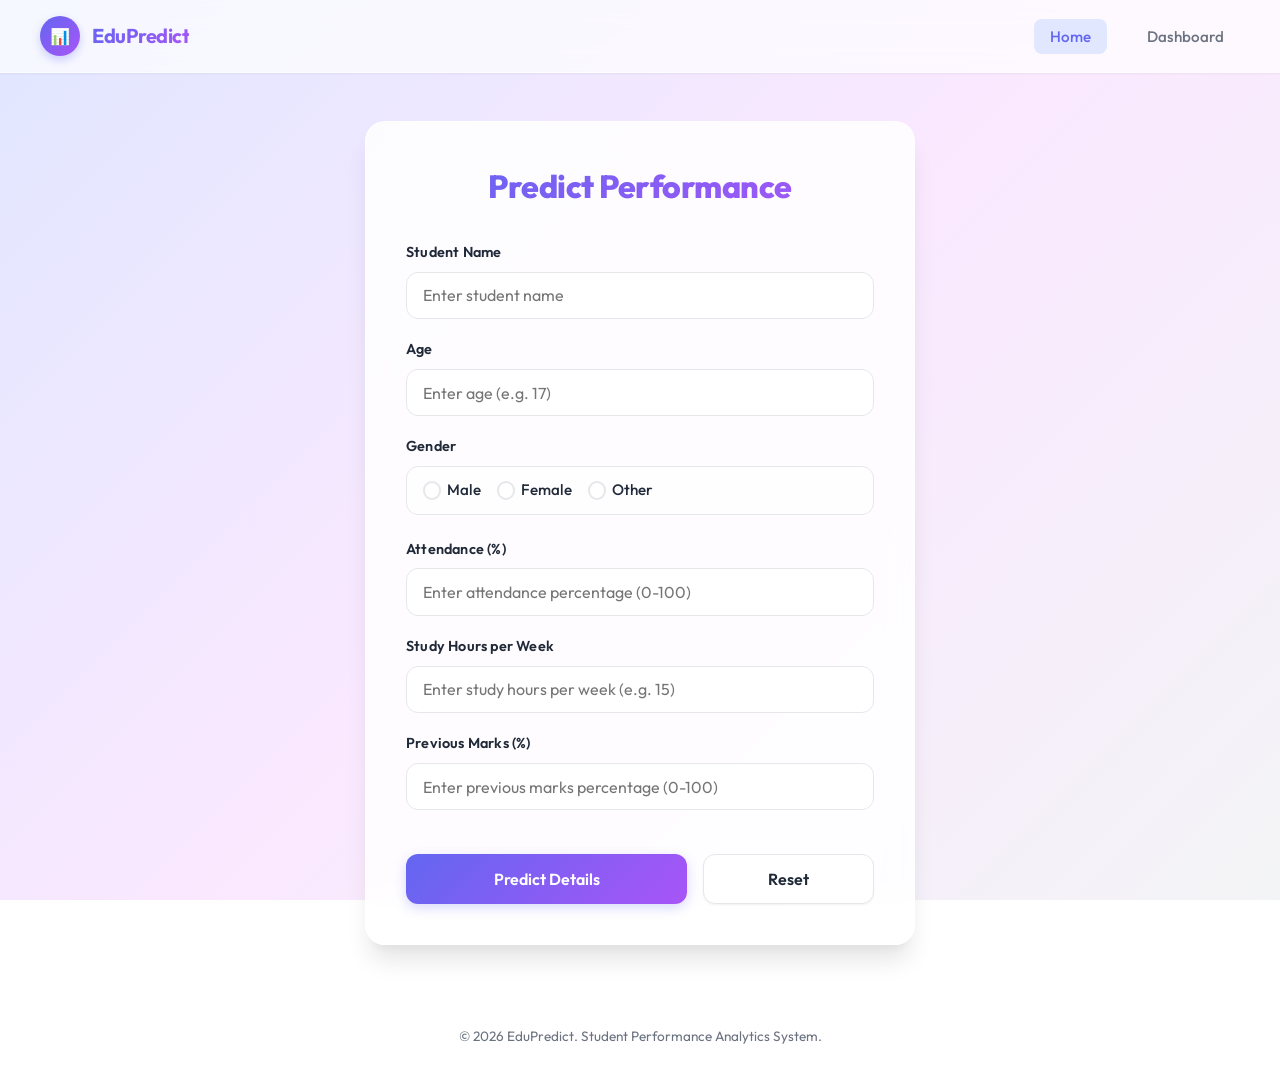
<file: index.html>
<!DOCTYPE html>
<html lang="en">
<head>
    <meta charset="UTF-8">
    <meta name="viewport" content="width=device-width, initial-scale=1.0">
    <title>Student Performance Predictor</title>
    <link rel="stylesheet" href="style.css">
</head>
<body>

    <!-- Header Navigation -->
    <header>
        <div class="nav-container">
            <div class="logo-group">
                <div class="logo-icon">📊</div>
                <span class="logo-text">EduPredict</span>
            </div>
            <nav>
                <ul>
                    <li><a href="index.html" class="active">Home</a></li>
                    <li><a href="index1.html">Dashboard</a></li>
                </ul>
            </nav>
        </div>
    </header>

    <!-- Main Container -->
    <div class="container">
        <h1>Predict Performance</h1>

        <form id="studentForm">
            <!-- Student Name -->
            <label for="name">Student Name</label>
            <input
                type="text"
                id="name"
                placeholder="Enter student name"
                required
            >

            <!-- Age -->
            <label for="age">Age</label>
            <input
                type="number"
                id="age"
                placeholder="Enter age (e.g. 17)"
                min="1"
                max="100"
                required
            >

            <!-- Gender -->
            <label class="gender-title">Gender</label>
            <div class="gender">
                <label for="male" class="gender-option">
                    <input type="radio" id="male" name="gender" value="male" required>
                    Male
                </label>

                <label for="female" class="gender-option">
                    <input type="radio" id="female" name="gender" value="female">
                    Female
                </label>

                <label for="other" class="gender-option">
                    <input type="radio" id="other" name="gender" value="other">
                    Other
                </label>
            </div>

            <!-- Attendance -->
            <label for="attendance">Attendance (%)</label>
            <input
                type="number"
                id="attendance"
                placeholder="Enter attendance percentage (0-100)"
                min="0"
                max="100"
                required
            >

            <!-- Study Hours -->
            <label for="study_hours">Study Hours per Week</label>
            <input
                type="number"
                id="study_hours"
                placeholder="Enter study hours per week (e.g. 15)"
                min="0"
                required
            >

            <!-- Previous Marks -->
            <label for="previous_marks">Previous Marks (%)</label>
            <input
                type="number"
                id="previous_marks"
                placeholder="Enter previous marks percentage (0-100)"
                min="0"
                max="100"
                required
            >

            <!-- Buttons -->
            <div class="btn-group">
                <button type="submit" id="goToDashboard">
                    Predict Details
                </button>
                <button type="reset">
                    Reset
                </button>
            </div>

            <!-- Result -->
            <p id="result"></p>
        </form>
    </div>

    <footer class="footer">
        <p>&copy; 2026 EduPredict. Student Performance Analytics System.</p>
    </footer>

    <script src="javascript.js"></script>
</body>
</html>
</file>
<file: style.css>
@import url('https://fonts.googleapis.com/css2?family=Outfit:wght@300;400;500;600;700;800&display=swap');

:root {
    --primary: #6366f1;
    --primary-hover: #4f46e5;
    --primary-light: #e0e7ff;
    --secondary: #a855f7;
    --success: #10b981;
    --warning: #f59e0b;
    --danger: #ef4444;
    --background: #f3f4f6;
    --card-bg: rgba(255, 255, 255, 0.85);
    --text-main: #1f2937;
    --text-muted: #6b7280;
    --border-color: #e5e7eb;
    --shadow-sm: 0 1px 2px 0 rgba(0, 0, 0, 0.05);
    --shadow-md: 0 4px 6px -1px rgba(0, 0, 0, 0.1), 0 2px 4px -1px rgba(0, 0, 0, 0.06);
    --shadow-lg: 0 10px 15px -3px rgba(0, 0, 0, 0.1), 0 4px 6px -2px rgba(0, 0, 0, 0.05);
    --shadow-xl: 0 20px 25px -5px rgba(0, 0, 0, 0.1), 0 10px 10px -5px rgba(0, 0, 0, 0.04);
    --radius-sm: 8px;
    --radius-md: 12px;
    --radius-lg: 20px;
    --font-sans: 'Outfit', sans-serif;
    --glass-blur: 12px;
}

/* Global Reset & Base Styles */
* {
    margin: 0;
    padding: 0;
    box-sizing: border-box;
}

body {
    font-family: var(--font-sans);
    background: linear-gradient(135deg, #e0e7ff 0%, #fae8ff 50%, #f3f4f6 100%);
    background-attachment: fixed;
    color: var(--text-main);
    min-height: 100vh;
    line-height: 1.5;
    display: flex;
    flex-direction: column;
}

/* Scrollbar styling */
::-webkit-scrollbar {
    width: 8px;
    height: 8px;
}
::-webkit-scrollbar-track {
    background: transparent;
}
::-webkit-scrollbar-thumb {
    background: #cbd5e1;
    border-radius: 4px;
}
::-webkit-scrollbar-thumb:hover {
    background: #94a3b8;
}

/* Header & Navbar styling */
header {
    background: rgba(255, 255, 255, 0.7);
    backdrop-filter: blur(var(--glass-blur));
    -webkit-backdrop-filter: blur(var(--glass-blur));
    border-bottom: 1px solid rgba(255, 255, 255, 0.5);
    padding: 1rem 2rem;
    position: sticky;
    top: 0;
    z-index: 100;
    box-shadow: var(--shadow-sm);
}

.nav-container {
    max-width: 1200px;
    margin: 0 auto;
    display: flex;
    justify-content: space-between;
    align-items: center;
}

.logo-group {
    display: flex;
    align-items: center;
    gap: 0.75rem;
}

.logo-icon {
    background: linear-gradient(135deg, var(--primary) 0%, var(--secondary) 100%);
    color: white;
    width: 2.5rem;
    height: 2.5rem;
    border-radius: 50%;
    display: flex;
    align-items: center;
    justify-content: center;
    font-weight: 800;
    box-shadow: 0 4px 10px rgba(99, 102, 241, 0.3);
}

.logo-text {
    font-size: 1.25rem;
    font-weight: 700;
    background: linear-gradient(135deg, var(--primary) 0%, var(--secondary) 100%);
    background-clip: text;
    -webkit-background-clip: text;
    color: transparent;
    -webkit-text-fill-color: transparent;
    letter-spacing: -0.5px;
}
nav ul {
    display: flex;
    list-style: none;
    gap: 1.5rem;
    align-items: center;
}

nav a {
    color: var(--text-muted);
    text-decoration: none;
    font-weight: 500;
    font-size: 0.95rem;
    transition: all 0.2s ease;
    padding: 0.5rem 1rem;
    border-radius: var(--radius-sm);
}

nav a:hover, nav a.active {
    color: var(--primary);
    background-color: var(--primary-light);
}

/* Container for Home Page Form */
.container {
    background: var(--card-bg);
    backdrop-filter: blur(var(--glass-blur));
    -webkit-backdrop-filter: blur(var(--glass-blur));
    border: 1px solid rgba(255, 255, 255, 0.6);
    padding: 2.5rem;
    width: 100%;
    max-width: 550px;
    margin: 3rem auto;
    border-radius: var(--radius-lg);
    box-shadow: var(--shadow-xl);
    animation: fadeInUp 0.6s cubic-bezier(0.16, 1, 0.3, 1);
}

h1 {
    text-align: center;
    margin-bottom: 2rem;
    font-size: 2rem;
    font-weight: 800;
    letter-spacing: -0.5px;
    background: linear-gradient(135deg, var(--primary) 0%, var(--secondary) 100%);
    background-clip: text;
    -webkit-background-clip: text;
    color: transparent;
    -webkit-text-fill-color: transparent;
}


/* Predictor Form styling */
form {
    width: 100%;
    margin: 0 auto;
    background-color: transparent;
    padding: 0;
    box-shadow: none;
}

form > label {
    display: block;
    margin-bottom: 0.5rem;
    font-weight: 600;
    font-size: 0.9rem;
    color: var(--text-main);
    letter-spacing: 0.2px;
}

form > input {
    width: 100%;
    padding: 0.8rem 1rem;
    margin-bottom: 1.25rem;
    border: 1px solid var(--border-color);
    background-color: rgba(255, 255, 255, 0.8);
    border-radius: var(--radius-md);
    font-size: 1rem;
    font-family: var(--font-sans);
    transition: all 0.3s ease;
}

form > input:focus {
    outline: none;
    border-color: var(--primary);
    box-shadow: 0 0 0 4px var(--primary-light);
    background-color: #fff;
}

/* Gender Selection styles */
.gender-title {
    font-weight: 600;
    font-size: 0.9rem;
    margin-bottom: 0.5rem;
}

.gender {
    display: flex;
    align-items: center;
    gap: 1rem;
    margin-bottom: 1.5rem;
    background-color: rgba(255, 255, 255, 0.5);
    padding: 0.75rem 1rem;
    border-radius: var(--radius-md);
    border: 1px solid var(--border-color);
}

.gender-option {
    display: flex;
    align-items: center;
    gap: 0.35rem;
    cursor: pointer;
    font-size: 0.95rem;
    font-weight: 500;
}

.gender-option input[type="radio"] {
    appearance: none;
    -webkit-appearance: none;
    width: 1.15rem;
    height: 1.15rem;
    border: 2px solid var(--border-color);
    border-radius: 50%;
    outline: none;
    margin: 0;
    display: grid;
    place-content: center;
    background-color: white;
    cursor: pointer;
    transition: all 0.2s ease;
}

.gender-option input[type="radio"]::before {
    content: "";
    width: 0.55rem;
    height: 0.55rem;
    border-radius: 50%;
    transform: scale(0);
    transition: 120ms transform ease-in-out;
    box-shadow: inset 1em 1em var(--primary);
}

.gender-option input[type="radio"]:checked {
    border-color: var(--primary);
}

.gender-option input[type="radio"]:checked::before {
    transform: scale(1);
}

/* Buttons styling */
.btn-group {
    display: flex;
    gap: 1rem;
    margin-top: 1.5rem;
}

button {
    font-family: var(--font-sans);
    font-weight: 600;
    font-size: 1rem;
    padding: 0.85rem 1.75rem;
    border: none;
    border-radius: var(--radius-md);
    cursor: pointer;
    transition: all 0.2s cubic-bezier(0.4, 0, 0.2, 1);
    display: inline-flex;
    align-items: center;
    justify-content: center;
    gap: 0.5rem;
    box-shadow: var(--shadow-sm);
}

button[type="submit"], .btn-primary {
    background: linear-gradient(135deg, var(--primary) 0%, var(--secondary) 100%);
    color: white;
    flex: 2;
    box-shadow: 0 4px 12px rgba(99, 102, 241, 0.25);
}

button[type="submit"]:hover, .btn-primary:hover {
    transform: translateY(-2px);
    box-shadow: 0 6px 16px rgba(99, 102, 241, 0.35);
    background: linear-gradient(135deg, var(--primary-hover) 0%, #9333ea 100%);
}

button[type="submit"]:active, .btn-primary:active {
    transform: translateY(0);
}

button[type="reset"], .btn-secondary {
    background-color: #fff;
    color: var(--text-main);
    border: 1px solid var(--border-color);
    flex: 1;
}

button[type="reset"]:hover, .btn-secondary:hover {
    background-color: #f9fafb;
    border-color: #d1d5db;
}

/* Result Paragraph in Home page */
#result {
    margin-top: 1.5rem;
    text-align: center;
    font-weight: 600;
    font-size: 1.05rem;
    color: var(--primary-hover);
    padding: 1rem;
    border-radius: var(--radius-md);
    background-color: var(--primary-light);
    display: none;
}

#result:not(:empty) {
    display: block;
    animation: fadeIn 0.4s ease;
}

/* ==========================================================================
   Dashboard Styling (index1.html)
   ========================================================================== */
.dashboard-container {
    max-width: 1200px;
    width: 100%;
    margin: 2rem auto;
    padding: 0 1.5rem 4rem 1.5rem;
    flex-grow: 1;
    animation: fadeIn 0.6s ease;
}

/* Dashboard Header & Quick Summary Bar */
.dashboard-header {
    display: flex;
    justify-content: space-between;
    align-items: center;
    margin-bottom: 2rem;
    flex-wrap: wrap;
    gap: 1rem;
}

.dashboard-title-group h2 {
    font-size: 1.8rem;
    font-weight: 800;
    letter-spacing: -0.5px;
    color: var(--text-main);
}

.dashboard-title-group p {
    color: var(--text-muted);
    font-weight: 500;
}

/* Dashboard Grid Layout */
.dashboard-grid {
    display: grid;
    grid-template-columns: repeat(12, 1fr);
    gap: 1.5rem;
    margin-bottom: 2rem;
}

.card {
    background: var(--card-bg);
    backdrop-filter: blur(var(--glass-blur));
    -webkit-backdrop-filter: blur(var(--glass-blur));
    border: 1px solid rgba(255, 255, 255, 0.5);
    border-radius: var(--radius-lg);
    padding: 1.5rem;
    box-shadow: var(--shadow-md);
    transition: transform 0.3s ease, box-shadow 0.3s ease;
}

.card:hover {
    transform: translateY(-4px);
    box-shadow: var(--shadow-lg);
}

/* Card titles */
.card-title {
    font-size: 1.1rem;
    font-weight: 700;
    margin-bottom: 1.25rem;
    color: var(--text-main);
    border-bottom: 1px solid var(--border-color);
    padding-bottom: 0.75rem;
    display: flex;
    align-items: center;
    gap: 0.5rem;
}

/* 1. Student Profile Widget (Grid col-span 4) */
.profile-card {
    grid-column: span 4;
    display: flex;
    flex-direction: column;
    align-items: center;
    text-align: center;
}

.profile-avatar {
    width: 5.5rem;
    height: 5.5rem;
    border-radius: 50%;
    background: linear-gradient(135deg, var(--primary-light) 0%, #f5d0fe 100%);
    border: 4px solid white;
    box-shadow: var(--shadow-md);
    display: flex;
    align-items: center;
    justify-content: center;
    font-size: 2.2rem;
    font-weight: 700;
    color: var(--primary);
    margin-bottom: 1rem;
}

.profile-name {
    font-size: 1.35rem;
    font-weight: 800;
    color: var(--text-main);
    margin-bottom: 0.25rem;
}

.profile-tag {
    background-color: var(--primary-light);
    color: var(--primary);
    padding: 0.25rem 0.75rem;
    border-radius: 12px;
    font-size: 0.8rem;
    font-weight: 600;
    margin-bottom: 1.5rem;
}

.profile-meta-grid {
    display: grid;
    grid-template-columns: repeat(2, 1fr);
    width: 100%;
    gap: 1rem;
    border-top: 1px solid var(--border-color);
    padding-top: 1.25rem;
}

.profile-meta-item {
    display: flex;
    flex-direction: column;
    align-items: center;
}

.profile-meta-value {
    font-size: 1.1rem;
    font-weight: 700;
    color: var(--text-main);
}

.profile-meta-label {
    font-size: 0.8rem;
    color: var(--text-muted);
    font-weight: 500;
}

/* 2. Prediction Gauge Widget (Grid col-span 4) */
.prediction-card {
    grid-column: span 4;
    display: flex;
    flex-direction: column;
    align-items: center;
    justify-content: center;
}

.gauge-wrapper {
    position: relative;
    width: 150px;
    height: 150px;
    display: flex;
    align-items: center;
    justify-content: center;
    margin: 0.5rem 0 1rem 0;
}

.gauge-svg {
    transform: rotate(-90deg);
    width: 100%;
    height: 100%;
}

.gauge-bg {
    fill: none;
    stroke: #e2e8f0;
    stroke-width: 10;
}

.gauge-fill {
    fill: none;
    stroke: var(--primary);
    stroke-width: 10;
    stroke-linecap: round;
    stroke-dasharray: 440;
    stroke-dashoffset: 440;
    transition: stroke-dashoffset 1s ease-in-out;
}

.gauge-value {
    position: absolute;
    font-size: 2rem;
    font-weight: 800;
    color: var(--text-main);
    display: flex;
    flex-direction: column;
    align-items: center;
}

.gauge-unit {
    font-size: 0.85rem;
    color: var(--text-muted);
    font-weight: 500;
    margin-top: -2px;
}

.prediction-badge {
    padding: 0.5rem 1.25rem;
    border-radius: 50px;
    font-weight: 700;
    font-size: 0.9rem;
    text-transform: uppercase;
    letter-spacing: 0.5px;
    text-align: center;
    box-shadow: var(--shadow-sm);
    width: 80%;
}

.status-excellent {
    background-color: #d1fae5;
    color: #065f46;
}

.status-good {
    background-color: #fef3c7;
    color: #92400e;
}

.status-average {
    background-color: #fee2e2;
    color: #991b1b;
}

/* 3. KPI Metrics Grid Widget (Grid col-span 4) */
.metrics-card {
    grid-column: span 4;
    display: flex;
    flex-direction: column;
    gap: 1rem;
}

.metric-widget {
    background: rgba(255, 255, 255, 0.5);
    border: 1px solid var(--border-color);
    padding: 1rem;
    border-radius: var(--radius-md);
    display: flex;
    align-items: center;
    justify-content: space-between;
}

.metric-left {
    display: flex;
    flex-direction: column;
}

.metric-label {
    font-size: 0.85rem;
    color: var(--text-muted);
    font-weight: 500;
}

.metric-value {
    font-size: 1.35rem;
    font-weight: 800;
    color: var(--text-main);
}

.metric-right-progress {
    width: 60px;
    height: 6px;
    background-color: #e2e8f0;
    border-radius: 3px;
    overflow: hidden;
    margin-top: 5px;
}

.metric-fill {
    height: 100%;
    background: linear-gradient(90deg, var(--primary) 0%, var(--secondary) 100%);
    border-radius: 3px;
}

.metric-icon-box {
    width: 2.75rem;
    height: 2.75rem;
    border-radius: var(--radius-sm);
    display: flex;
    align-items: center;
    justify-content: center;
    font-size: 1.25rem;
    background-color: var(--primary-light);
    color: var(--primary);
}

/* 4. Chart Card (Grid col-span 6) */
.chart-card {
    grid-column: span 6;
    display: flex;
    flex-direction: column;
}

.chart-wrapper {
    position: relative;
    width: 100%;
    height: 280px;
    margin: auto;
}

/* 5. Insights & Recommendations Card (Grid col-span 6) */
.insights-card {
    grid-column: span 6;
    display: flex;
    flex-direction: column;
}

.insights-list {
    list-style: none;
    display: flex;
    flex-direction: column;
    gap: 0.85rem;
    overflow-y: auto;
    max-height: 280px;
    padding-right: 0.25rem;
}

.insight-item {
    background-color: rgba(255, 255, 255, 0.6);
    border: 1px solid var(--border-color);
    padding: 0.85rem 1rem;
    border-radius: var(--radius-md);
    display: flex;
    gap: 0.75rem;
    align-items: flex-start;
    animation: fadeIn 0.3s ease;
}

.insight-item.positive {
    border-left: 4px solid var(--success);
}

.insight-item.neutral {
    border-left: 4px solid var(--warning);
}

.insight-item.negative {
    border-left: 4px solid var(--danger);
}

.insight-icon {
    font-size: 1.2rem;
    line-height: 1.2;
}

.insight-content {
    display: flex;
    flex-direction: column;
}

.insight-title {
    font-weight: 700;
    font-size: 0.9rem;
    color: var(--text-main);
}

.insight-text {
    font-size: 0.85rem;
    color: var(--text-muted);
}

/* Dashboard Action Buttons footer */
.dashboard-actions {
    display: flex;
    justify-content: flex-end;
    gap: 1rem;
    margin-top: 1rem;
}

.footer {
    text-align: center;
    padding: 2rem 0;
    color: var(--text-muted);
    font-size: 0.85rem;
    margin-top: auto;
    border-top: 1px solid rgba(255, 255, 255, 0.4);
    background: rgba(255, 255, 255, 0.4);
    backdrop-filter: blur(5px);
}

/* Animations */
@keyframes fadeInUp {
    from {
        opacity: 0;
        transform: translateY(20px);
    }
    to {
        opacity: 1;
        transform: translateY(0);
    }
}

@keyframes fadeIn {
    from {
        opacity: 0;
    }
    to {
        opacity: 1;
    }
}

/* Responsive Breakpoints */
@media (max-width: 1024px) {
    .profile-card, .prediction-card, .metrics-card {
        grid-column: span 6;
    }
    .chart-card, .insights-card {
        grid-column: span 12;
    }
}

@media (max-width: 768px) {
    .profile-card, .prediction-card, .metrics-card {
        grid-column: span 12;
    }
    .dashboard-header {
        flex-direction: column;
        align-items: flex-start;
    }
    .dashboard-actions {
        width: 100%;
        flex-direction: column;
    }
    .dashboard-actions button {
        width: 100%;
    }
    .container {
        margin: 1.5rem auto;
        padding: 1.5rem;
    }
}

/* Print CSS */
@media print {
    body {
        background: white !important;
        color: black !important;
        font-size: 12pt;
    }
    
    header, .dashboard-actions, .footer, nav {
        display: none !important;
    }
    
    .dashboard-container {
        max-width: 100% !important;
        margin: 0 !important;
        padding: 0 !important;
    }
    
    .dashboard-grid {
        display: block !important;
    }
    
    .card {
        page-break-inside: avoid;
        border: 1px solid #ccc !important;
        background: transparent !important;
        box-shadow: none !important;
        transform: none !important;
        margin-bottom: 20px !important;
        width: 100% !important;
        display: block !important;
    }
    
    .profile-card, .prediction-card, .metrics-card, .chart-card, .insights-card {
        grid-column: span 12 !important;
    }
    
    .gauge-fill {
        stroke: #333 !important;
    }
    
    * {
        -webkit-print-color-adjust: exact !important;
        print-color-adjust: exact !important;
    }
}
</file>
